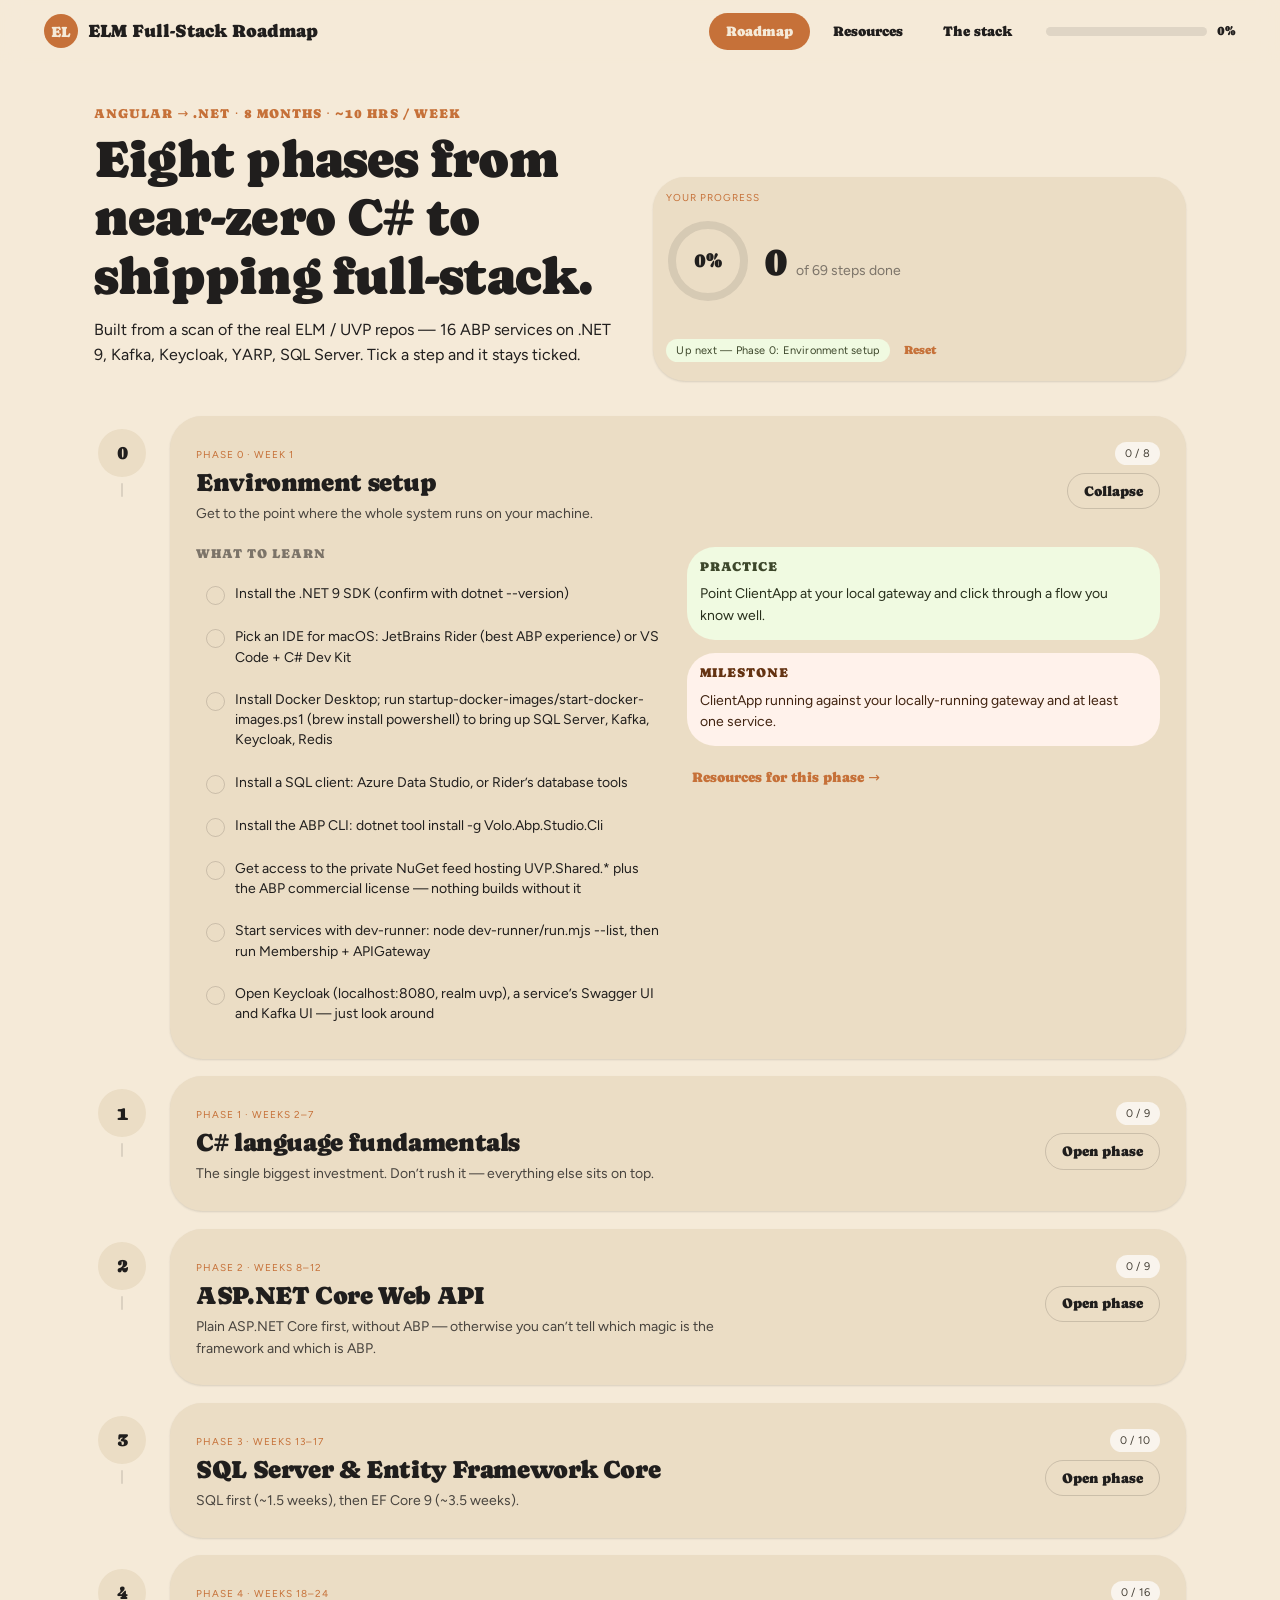
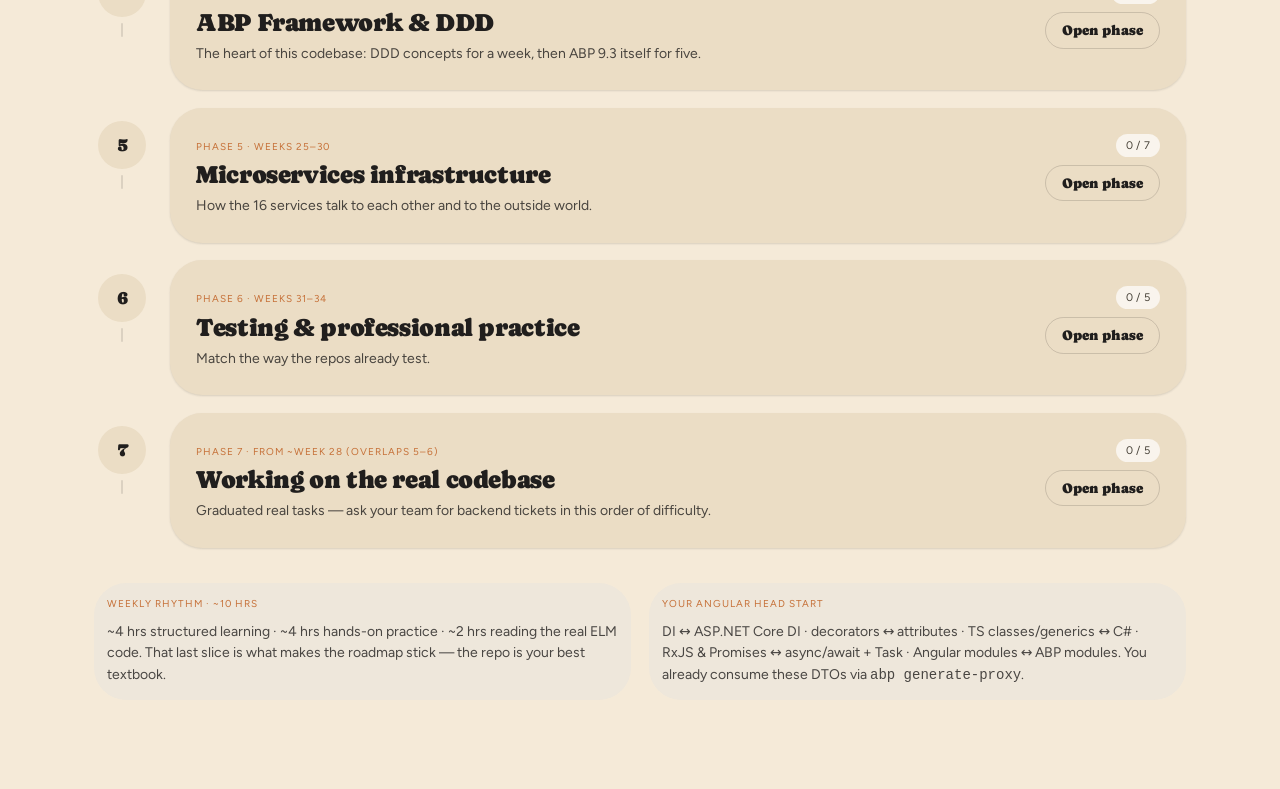
<file: index.html>
<!DOCTYPE html>
<html lang="en">
<head>
<meta charset="utf-8">
<meta name="viewport" content="width=device-width, initial-scale=1">
<title>ELM Full-Stack Roadmap</title>
<meta name="description" content="Angular to .NET — eight phases from near-zero C# to shipping full-stack on the ELM / UVP codebase.">
<link rel="stylesheet" href="styles.css">
<link rel="stylesheet" href="app.css">
</head>
<body>

<div class="app">
  <header class="topbar">
    <div class="brand">
      <span class="brand-mark">EL</span>
      <span class="brand-name">ELM Full-Stack Roadmap</span>
    </div>
    <nav class="tabs" id="tabs" aria-label="Sections"></nav>
    <div class="topbar-progress">
      <div class="meter" role="progressbar" aria-label="Overall progress" id="topMeter">
        <div class="meter-fill" id="topMeterFill"></div>
      </div>
      <span class="topbar-pct" id="topPct">0%</span>
    </div>
  </header>

  <main id="main"></main>
</div>

<script src="data.js"></script>
<script src="app.js"></script>
</body>
</html>
</file>
<file: styles.css>
/* Organic — design-system tokens and component classes. This file is the source of truth for the system's look; retune it here and see readme.md. */
@import url('https://fonts.googleapis.com/css2?family=Caprasimo:wght@400&family=Figtree:wght@400;600;700&display=swap');

:root {
  --color-bg: #f5ead8;
  --color-surface: #ebddc5;
  --color-text: #201e1d;
  --color-accent: #c67139;
  --color-accent-2: #7a8a5e;
  --color-divider: color-mix(in srgb, #201e1d 16%, transparent);

  /* Tonal ramps — generated in OKLCH on one shared lightness scale, so the
     same step of any role matches the others in visual value. */
  --color-neutral-100: #f9f4ed;
  --color-neutral-200: #eee7db;
  --color-neutral-300: #dcd3c4;
  --color-neutral-400: #c0b6a5;
  --color-neutral-500: #a19786;
  --color-neutral-600: #82796a;
  --color-neutral-700: #645c50;
  --color-neutral-800: #474238;
  --color-neutral-900: #2e2b25;

  --color-accent-100: #fff2eb;
  --color-accent-200: #ffe1d0;
  --color-accent-300: #ffc6a5;
  --color-accent-400: #f6a06b;
  --color-accent-500: #d67f48;
  --color-accent-600: #b2622d;
  --color-accent-700: #8c491a;
  --color-accent-800: #643312;
  --color-accent-900: #402310;

  --color-accent-2-100: #f0fae1;
  --color-accent-2-200: #e1eecc;
  --color-accent-2-300: #ccdbb2;
  --color-accent-2-400: #aebf92;
  --color-accent-2-500: #8fa073;
  --color-accent-2-600: #728157;
  --color-accent-2-700: #56633f;
  --color-accent-2-800: #3d472b;
  --color-accent-2-900: #272e1b;

  --font-heading: "Caprasimo", system-ui, sans-serif;
  --font-heading-weight: 400;
  --font-body: "Figtree", system-ui, sans-serif;

  --space-1: 4.4px;
  --space-2: 8.8px;
  --space-3: 13.2px;
  --space-4: 17.6px;
  --space-6: 26.4px;
  --space-8: 35.2px;

  --radius-sm: 8px;
  --radius-md: 16px;
  --radius-lg: 28px;

  /* Elevation — derived from the ground: soft ink-tinted shadows on a
     light theme, a hairline edge + ambient darkness on a dark one. */
  --shadow-sm: 0 1px 2px color-mix(in srgb, #2e2b25 14%, transparent);
  --shadow-md: 0 3px 10px color-mix(in srgb, #2e2b25 16%, transparent);
  --shadow-lg: 0 12px 32px color-mix(in srgb, #2e2b25 22%, transparent);
}

body {
  background: var(--color-bg);
  color: var(--color-text);
  font-family: var(--font-body);
}
h1, h2, h3, h4 { font-family: var(--font-heading); font-weight: var(--font-heading-weight); }

.washed{filter:saturate(0.6) contrast(0.85) brightness(1.1) opacity(0.94)}

/* ══════════════════════════════════════════════════════════════════════════
   Components — built with the tokens above. Plain CSS
   on plain HTML: no JavaScript, no build step. Each class is documented in
   readme.md and demonstrated in foundations/ and components/.
   ══════════════════════════════════════════════════════════════════════ */

*, *::before, *::after { box-sizing: border-box; }
body { margin: 0; font-size: 15px; line-height: 1.55; font-weight: 400; }
h1, h2, h3, h4, h5, h6 {
  font-family: var(--font-heading); font-weight: var(--font-heading-weight);
  line-height: 1.12; letter-spacing: -0.015em; margin: 0 0 var(--space-2);
}
h1 { font-size: 42px; }
h2 { font-size: 32px; }
h3 { font-size: 25px; }
h4 { font-size: 20px; }
h5 { font-size: 16px; }
h6 { font-size: 13px; }
h6 { letter-spacing: 0.08em; text-transform: uppercase; }
p { margin: 0 0 var(--space-3); }
a { color: var(--color-accent); text-underline-offset: 3px; }
img { display: block; max-width: 100%; }
figure { margin: 0; }
figcaption {
  font-size: 11px; margin-top: var(--space-1);
  color: color-mix(in srgb, var(--color-text) 55%, transparent);
}
.text-muted { color: color-mix(in srgb, var(--color-text) 55%, transparent); }
:focus { outline: none; }
:focus-visible { outline: 2px solid var(--color-accent); outline-offset: 2px; }
::selection { background: color-mix(in srgb, var(--color-accent) 30%, transparent); }

/* — rules — */
.hr {
  height: 1px; border: 0; margin: var(--space-4) 0;
  background: var(--color-divider);
}

/* — buttons — */
.btn {
  display: inline-flex; align-items: center; justify-content: center; gap: 6px;
  cursor: pointer; text-decoration: none;
  font-family: var(--font-heading); font-weight: var(--font-heading-weight);
  font-size: 14px; line-height: 1.2; color: var(--color-text); /* matches the .input's 14px —
     the pair sits side by side in sign-up rows */
  background: transparent; border: 1px solid transparent;
  padding: var(--space-2) calc(var(--space-3) * 1.2);
  border-radius: var(--radius-md);
}
.btn svg { display: block; }
.btn:disabled { opacity: 0.45; cursor: not-allowed; }
.btn-primary { background: var(--color-accent); color: var(--color-bg); }
.btn-primary:hover { background: var(--color-accent-600); }
.btn-primary:active { background: var(--color-accent-700); }
.btn-secondary { border-color: var(--color-divider); }
.btn-secondary:hover { background: color-mix(in srgb, var(--color-text) 7%, transparent); }
.btn-secondary:active { background: color-mix(in srgb, var(--color-text) 14%, transparent); }
.btn-ghost { color: var(--color-accent); padding-inline: var(--space-1); }
.btn-ghost:hover { background: color-mix(in srgb, var(--color-accent) 10%, transparent); }
.btn-ghost:active { background: color-mix(in srgb, var(--color-accent) 18%, transparent); }
.btn-icon { width: 36px; height: 36px; padding: 0; }
.btn-block { width: 100%; margin-top: var(--space-2); }

/* — forms — */
.field > label {
  display: block; font-size: 12px; margin-bottom: 5px;
  color: color-mix(in srgb, var(--color-text) 70%, transparent);
}
.input {
  width: 100%; min-height: 36px; padding: 6px 10px; font: inherit;
  font-size: 14px; color: var(--color-text); caret-color: var(--color-accent);
  background: var(--color-surface);
  border: 1px solid var(--color-divider); border-radius: var(--radius-md);
}
.input:hover { border-color: color-mix(in srgb, var(--color-text) 45%, transparent); }
.input:focus-visible { border-color: var(--color-accent); outline-offset: 0; }
textarea.input { min-height: 90px; resize: vertical; }
.radio { display: inline-flex; align-items: center; gap: 8px; cursor: pointer; font-size: 14px; }
.radio input, .seg-opt input {
  position: absolute; opacity: 0; width: 0; height: 0; pointer-events: none;
}
.radio .dot {
  width: 16px; height: 16px; flex: none; border-radius: 50%;
  border: 1.5px solid var(--color-divider);
}
.radio:hover .dot { border-color: var(--color-accent); }
.radio input:checked + .dot {
  border-color: var(--color-accent); background: var(--color-accent);
  box-shadow: inset 0 0 0 4px var(--color-bg);
}
.radio input:focus-visible + .dot { outline: 2px solid var(--color-accent); outline-offset: 2px; }
.seg {
  display: inline-flex; overflow: hidden;
  border: 1px solid var(--color-divider); border-radius: var(--radius-md);
}
.seg-opt {
  display: inline-flex; align-items: center; gap: 6px;
  padding: 7px 12px; font-size: 13px; cursor: pointer;
}
.seg-opt + .seg-opt { border-left: 1px solid var(--color-divider); }
.seg-opt:has(input:checked) { background: var(--color-accent); color: var(--color-bg); }
.seg-opt:not(:has(input:checked)):hover { background: color-mix(in srgb, var(--color-text) 7%, transparent); }
.seg-opt:has(input:focus-visible) { outline: 2px solid var(--color-accent); outline-offset: -2px; }

/* — cards — */
.card {
  display: flex; flex-direction: column; gap: var(--space-2);
  padding: var(--space-3); border-radius: var(--radius-md); background: var(--color-surface);
}
.card-kicker { font-size: 10px; letter-spacing: 0.1em; text-transform: uppercase; color: var(--color-accent); }
.card-title {
  font-family: var(--font-heading); font-weight: var(--font-heading-weight);
  font-size: 17px; line-height: 1.2;
}
.card-body { margin: 0; font-size: 13px; opacity: 0.8; flex: 1; }
.card-meta {
  display: flex; align-items: center; gap: 6px; font-size: 11px;
  color: color-mix(in srgb, var(--color-text) 50%, transparent);
}
.elev-sm { box-shadow: var(--shadow-sm); }
.elev-md { box-shadow: var(--shadow-md); }
.elev-lg { box-shadow: var(--shadow-lg); }

/* — tags — */
.tag {
  display: inline-flex; align-items: center; font-size: 11px;
  letter-spacing: 0.02em; padding: 3px 10px;
  border-radius: calc(var(--radius-md) * 0.75);
}
.tag-accent { background: var(--color-accent-100); color: var(--color-accent-800); }
.tag-accent-2 { background: var(--color-accent-2-100); color: var(--color-accent-2-800); }
.tag-neutral { background: var(--color-neutral-100); color: var(--color-neutral-800); }
.tag-outline { border: 1px solid var(--color-accent); color: var(--color-accent); }

/* — navigation — */
.nav {
  display: flex; align-items: center; gap: var(--space-4);
  padding: var(--space-3) var(--space-4);
  border-bottom: none;
}
.nav-brand {
  font-family: var(--font-heading); font-weight: var(--font-heading-weight);
  font-size: 18px; margin-right: auto;
}
.nav a { color: inherit; text-decoration: none; font-size: 14px; }
.nav a:hover, .nav a[aria-current='page'] { color: var(--color-accent); }

/* — tables — */
.table { width: 100%; border-collapse: collapse; font-size: 14px; }
.table th {
  text-align: left; font-size: 11px; letter-spacing: 0.08em; text-transform: uppercase;
  color: color-mix(in srgb, var(--color-text) 60%, transparent);
  padding: var(--space-2); border-bottom: 1px solid var(--color-divider);
}
.table td {
  padding: var(--space-2);
  border-bottom: 1px solid color-mix(in srgb, var(--color-text) 8%, transparent);
}
.table tbody tr:hover { background: color-mix(in srgb, var(--color-text) 4%, transparent); }

/* — dialog — */
.dialog-backdrop {
  position: fixed; inset: 0; display: grid; place-items: center;
  padding: var(--space-4);
  background: color-mix(in srgb, var(--color-neutral-900) 50%, transparent);
}
.dialog {
  width: min(440px, 100%); display: flex; flex-direction: column; gap: var(--space-3);
  padding: var(--space-4); border-radius: var(--radius-lg);
  background: var(--color-surface); box-shadow: var(--shadow-lg);
}
.dialog-title {
  font-family: var(--font-heading); font-weight: var(--font-heading-weight);
  font-size: 20px;
}
.dialog-body { font-size: 14px; opacity: 0.85; }
.dialog-actions { display: flex; justify-content: flex-end; gap: var(--space-2); margin-top: var(--space-2); }

/* — rounded frame: everything softens, small controls go pill — */
.card, .dialog { border-radius: calc(var(--radius-lg) * 1.15); }
.btn, .tag, .seg, .input { border-radius: 999px; }
.input { padding-inline: 14px; }
</file>
<file: app.css>
/* Page-level styles for the ELM roadmap. Everything visual that isn't a
   design-system class lives here — the design source expressed these as
   inline styles, which cannot carry :hover or @media. */

body { margin: 0; }

.app {
  min-height: 100vh;
  background: var(--color-bg);
  color: var(--color-text);
  font-family: var(--font-body);
}

/* — header — */
.topbar {
  position: sticky; top: 0; z-index: 20;
  background: color-mix(in srgb, var(--color-bg) 88%, transparent);
  backdrop-filter: blur(10px);
  padding: var(--space-3) clamp(16px, 4vw, 44px);
  display: flex; align-items: center; gap: var(--space-4); flex-wrap: wrap;
}
.brand { display: flex; align-items: center; gap: 10px; margin-right: auto; }
.brand-mark {
  width: 34px; height: 34px; flex: none; border-radius: 999px;
  background: var(--color-accent); color: var(--color-bg);
  font-family: var(--font-heading); font-size: 15px;
  display: grid; place-items: center;
}
.brand-name { font-family: var(--font-heading); font-size: 18px; line-height: 1.1; }

.tabs { display: flex; gap: 6px; flex-wrap: wrap; }
.tab.is-active { background: var(--color-accent); color: var(--color-bg); }
.tab:not(.is-active):hover { background: color-mix(in srgb, var(--color-text) 7%, transparent); }

.topbar-progress { display: flex; align-items: center; gap: 10px; min-width: 190px; }
.topbar-pct { font-family: var(--font-heading); font-size: 13px; white-space: nowrap; }

.meter {
  flex: 1; height: 9px; border-radius: 999px; overflow: hidden;
  background: color-mix(in srgb, var(--color-text) 10%, transparent);
}
.meter-lg { height: 10px; }
.meter-fill {
  height: 100%; border-radius: 999px; width: 0;
  background: var(--color-accent); transition: width .3s ease;
}
.meter-lg .meter-fill { background: var(--color-accent-2); }

main {
  max-width: 1180px; margin: 0 auto;
  padding: clamp(20px, 4vw, 44px) clamp(16px, 4vw, 44px) 90px;
}

/* — roadmap: hero — */
.hero {
  display: grid; grid-template-columns: repeat(auto-fit, minmax(260px, 1fr));
  gap: var(--space-6); align-items: end; margin-bottom: var(--space-8);
}
.hero h1 { font-size: clamp(34px, 6vw, 52px); margin-bottom: var(--space-3); }
.hero-kicker { color: var(--color-accent); margin-bottom: var(--space-2); }
.hero-lede { max-width: 56ch; font-size: 16px; text-wrap: pretty; }
.score { display: flex; align-items: center; gap: var(--space-3); }
.score-main { display: flex; align-items: baseline; gap: 8px; flex-wrap: wrap; }

/* Circular meter — same value as .meter-lg, read at a glance. */
.ring { width: 84px; height: 84px; flex: none; }
.ring circle {
  fill: none; stroke-width: 8;
  transform: rotate(-90deg); transform-origin: 50% 50%;
}
.ring-track { stroke: color-mix(in srgb, var(--color-text) 10%, transparent); }
.ring-fill {
  stroke: var(--color-accent-2); stroke-linecap: round;
  transition: stroke-dashoffset .4s ease;
}
.ring-text {
  fill: var(--color-text); font-family: var(--font-heading); font-size: 20px;
  text-anchor: middle; dominant-baseline: middle;
}
.score-num { font-family: var(--font-heading); font-size: 40px; line-height: 1; }
.score-of { font-size: 14px; }
.score-foot { display: flex; gap: 8px; flex-wrap: wrap; align-items: center; margin-top: var(--space-1); }

/* — roadmap: phase timeline — */
.phases { display: flex; flex-direction: column; gap: var(--space-4); }
.phase { display: grid; grid-template-columns: 56px 1fr; gap: clamp(10px, 2vw, 20px); align-items: start; }
.phase-rail {
  display: flex; flex-direction: column; align-items: center; gap: 6px;
  padding-top: var(--space-3);
}
.phase-dot {
  width: 48px; height: 48px; flex: none; border-radius: 999px;
  display: grid; place-items: center;
  font-family: var(--font-heading); font-size: 19px;
  background: var(--color-surface); color: var(--color-text);
}
.phase-dot.is-started { background: var(--color-accent); color: var(--color-bg); }
.phase-dot.is-complete { background: var(--color-accent-2-600); color: var(--color-bg); }
.phase-line {
  flex: 1; width: 2px; min-height: 14px; border-radius: 999px;
  background: color-mix(in srgb, var(--color-text) 12%, transparent);
}
.phase-card { gap: var(--space-3); padding: clamp(16px, 2.4vw, 26px); }
.phase-head { display: flex; gap: var(--space-3); align-items: flex-start; flex-wrap: wrap; }
.phase-head-main { flex: 1; min-width: 220px; }
.phase-head-main h3 { margin: 4px 0 6px; }
.phase-blurb { max-width: 62ch; font-size: 14px; }
.phase-head-aside { display: flex; flex-direction: column; align-items: flex-end; gap: 8px; }

.phase-body {
  display: grid; grid-template-columns: repeat(auto-fit, minmax(280px, 1fr));
  gap: var(--space-4); margin-top: var(--space-2);
}
.steps { display: flex; flex-direction: column; gap: 6px; }
.step {
  display: flex; gap: 10px; align-items: flex-start; cursor: pointer;
  padding: 8px 10px; border-radius: var(--radius-md);
  transition: background .15s ease;
}
.step.is-done { background: color-mix(in srgb, var(--color-accent-2) 12%, transparent); }
.step:hover { background: color-mix(in srgb, var(--color-accent) 9%, transparent); }
.step-box {
  appearance: none; -webkit-appearance: none;
  width: 19px; height: 19px; flex: none; margin: 2px 0 0;
  border-radius: 999px; border: 1.5px solid var(--color-divider);
  background: transparent; cursor: pointer;
}
.step-box:checked {
  background: var(--color-accent);
  box-shadow: inset 0 0 0 4px var(--color-surface);
}
.step-label { font-size: 14px; line-height: 1.45; text-wrap: pretty; }
.step-box:checked ~ .step-label { opacity: .55; text-decoration: line-through; }

.phase-side { display: flex; flex-direction: column; gap: var(--space-3); }
.note { padding: var(--space-3); border-radius: var(--radius-lg); }
.note p { margin: 0; font-size: 14px; text-wrap: pretty; }
.note-practice { background: var(--color-accent-2-100); }
.note-practice h6 { color: var(--color-accent-2-800); }
.note-practice p { color: var(--color-accent-2-900); }
.note-milestone { background: var(--color-accent-100); }
.note-milestone h6 { color: var(--color-accent-800); }
.note-milestone p { color: var(--color-accent-900); }

.footnotes {
  display: grid; grid-template-columns: repeat(auto-fit, minmax(240px, 1fr));
  gap: var(--space-4); margin-top: var(--space-8);
}
.footnotes .card { background: var(--color-neutral-200); }
.footnotes .card-body { font-size: 14px; }

/* — resources — */
.strategies {
  display: grid; grid-template-columns: repeat(auto-fit, minmax(250px, 1fr));
  gap: var(--space-4); margin: var(--space-6) 0;
}
.section-lede { max-width: 60ch; font-size: 16px; }
.filters { display: flex; flex-direction: column; gap: var(--space-2); margin-bottom: var(--space-6); }
.filter-row { display: flex; gap: 6px; flex-wrap: wrap; align-items: center; }
.filter-label { font-size: 12px; min-width: 52px; }
.chip { font-size: 13px; border-color: var(--color-divider); }
.chip.is-active { background: var(--color-accent-2-600); color: var(--color-bg); }
.chip:not(.is-active):hover { background: color-mix(in srgb, var(--color-text) 7%, transparent); }

.resource-grid {
  display: grid; grid-template-columns: repeat(auto-fill, minmax(300px, 1fr));
  gap: var(--space-4);
}
.resource {
  text-decoration: none; color: var(--color-text);
  transition: transform .15s ease, box-shadow .15s ease;
}
.resource:hover { transform: translateY(-3px); box-shadow: var(--shadow-md); }
.resource-tags { display: flex; gap: 6px; flex-wrap: wrap; align-items: center; }
.resource-topic { font-size: 11px; margin-left: auto; }
.resource .card-body { font-size: 13px; text-wrap: pretty; }
.resource .card-title { text-wrap: pretty; }
.empty { padding: var(--space-6) 0; }

.scroll-x { overflow-x: auto; }
.buy-when { white-space: nowrap; }
.buy-cost { text-align: right; white-space: nowrap; font-family: var(--font-heading); }
.buy-head-cost { text-align: right; }

/* — stack — */
.stack-table { margin: var(--space-6) 0; }
.stack-area { white-space: nowrap; font-family: var(--font-heading); font-size: 13px; }
.services { display: flex; gap: 8px; flex-wrap: wrap; margin-bottom: var(--space-6); }
.services .tag { font-size: 12px; padding: 6px 12px; }
.stack-notes {
  display: grid; grid-template-columns: repeat(auto-fit, minmax(300px, 1fr));
  gap: var(--space-4);
}
.tree {
  margin: 0; font-size: 12.5px; line-height: 1.7; overflow-x: auto;
  font-family: ui-monospace, SFMono-Regular, Menlo, monospace;
}
.callout-warn { background: var(--color-accent-100); }
.callout-warn .card-body { font-size: 14px; color: var(--color-accent-900); }
.callout-skip { background: var(--color-neutral-200); }
.skips { display: flex; gap: 6px; flex-wrap: wrap; }
.skips .tag { opacity: .75; }
.stack-lede { font-size: 14px; max-width: 60ch; }

@media print {
  .no-print { display: none; }
  .app { background: #fff; }
  .topbar { position: static; }
  .phase-card, .card { box-shadow: none; }
}

/* Under ~640px the header wraps to three rows; pinning it would eat a third
   of the viewport, so it scrolls away and the phase rail narrows. */
@media (max-width: 640px) {
  .topbar { position: static; }
  .phase { grid-template-columns: 40px 1fr; }
  .phase-dot { width: 40px; height: 40px; font-size: 16px; }
  .phase-head-aside { align-items: flex-start; flex-direction: row; align-self: stretch; }
}
</file>
